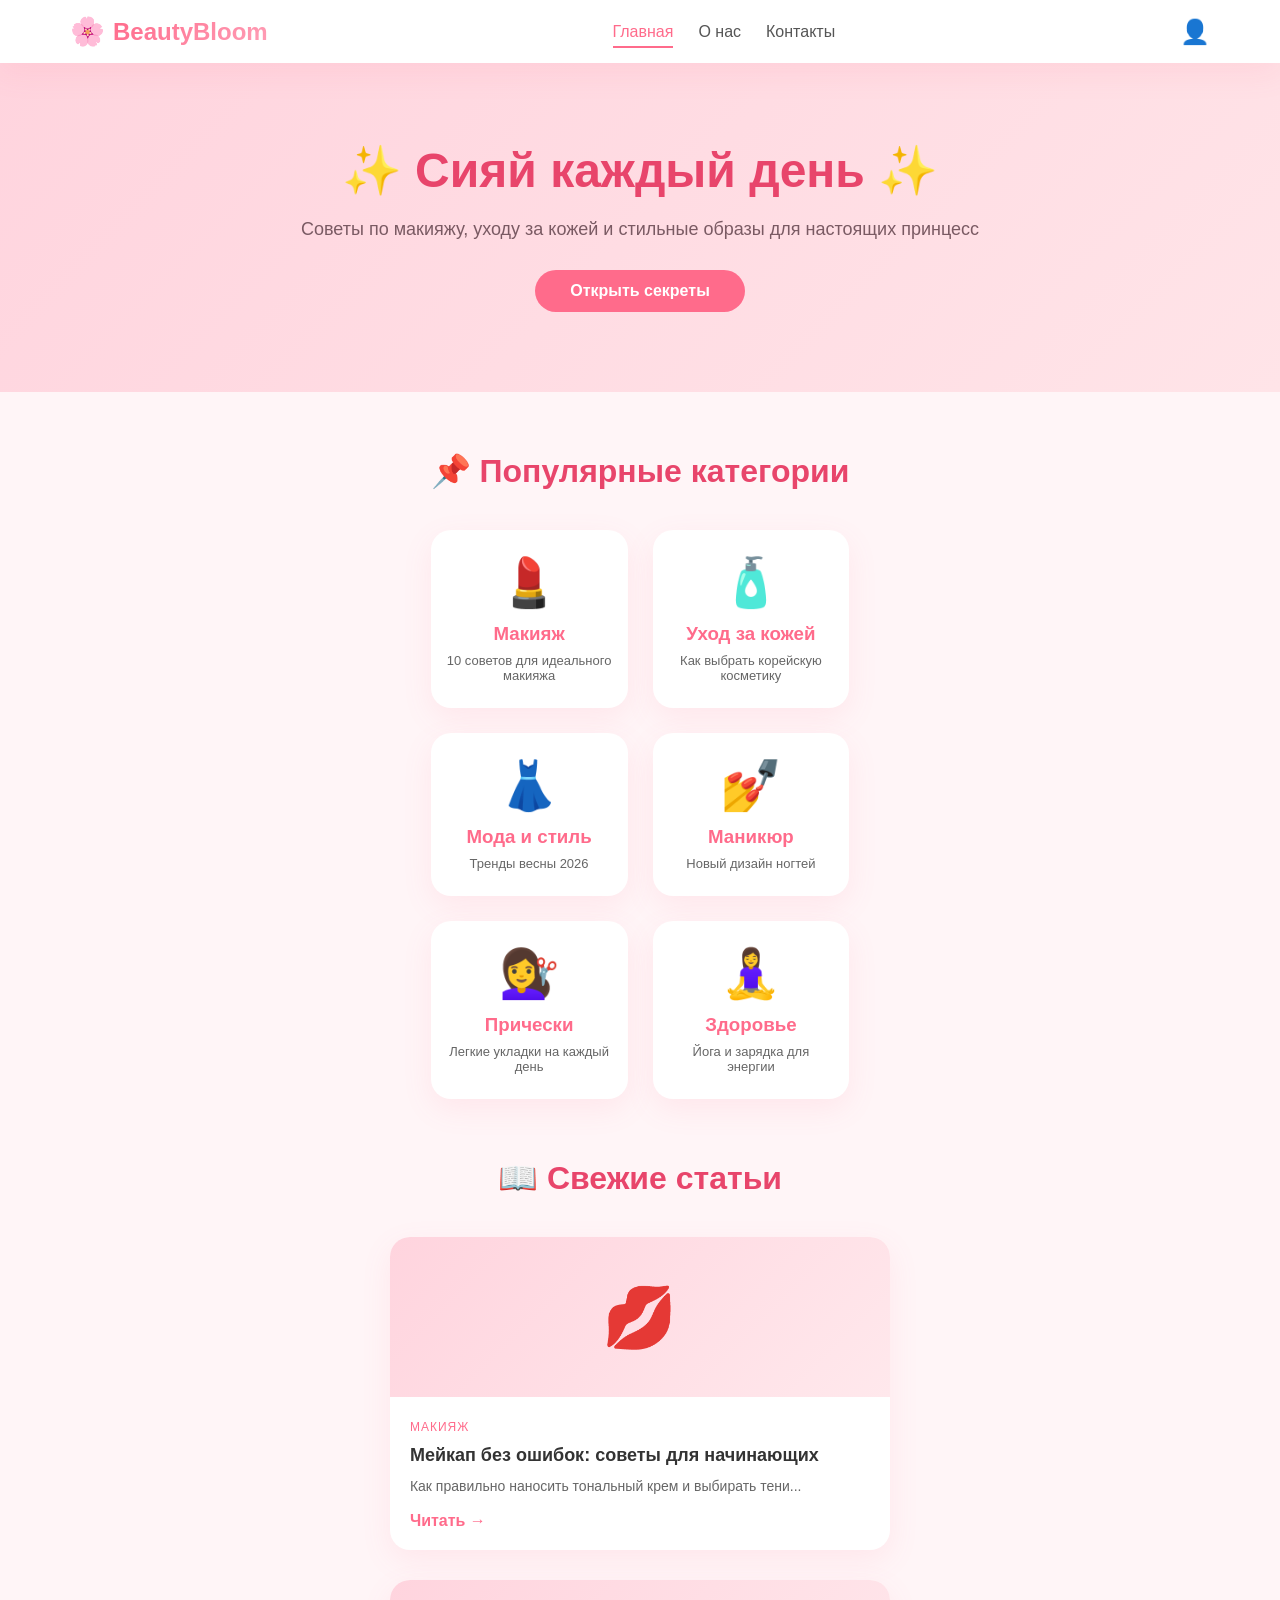
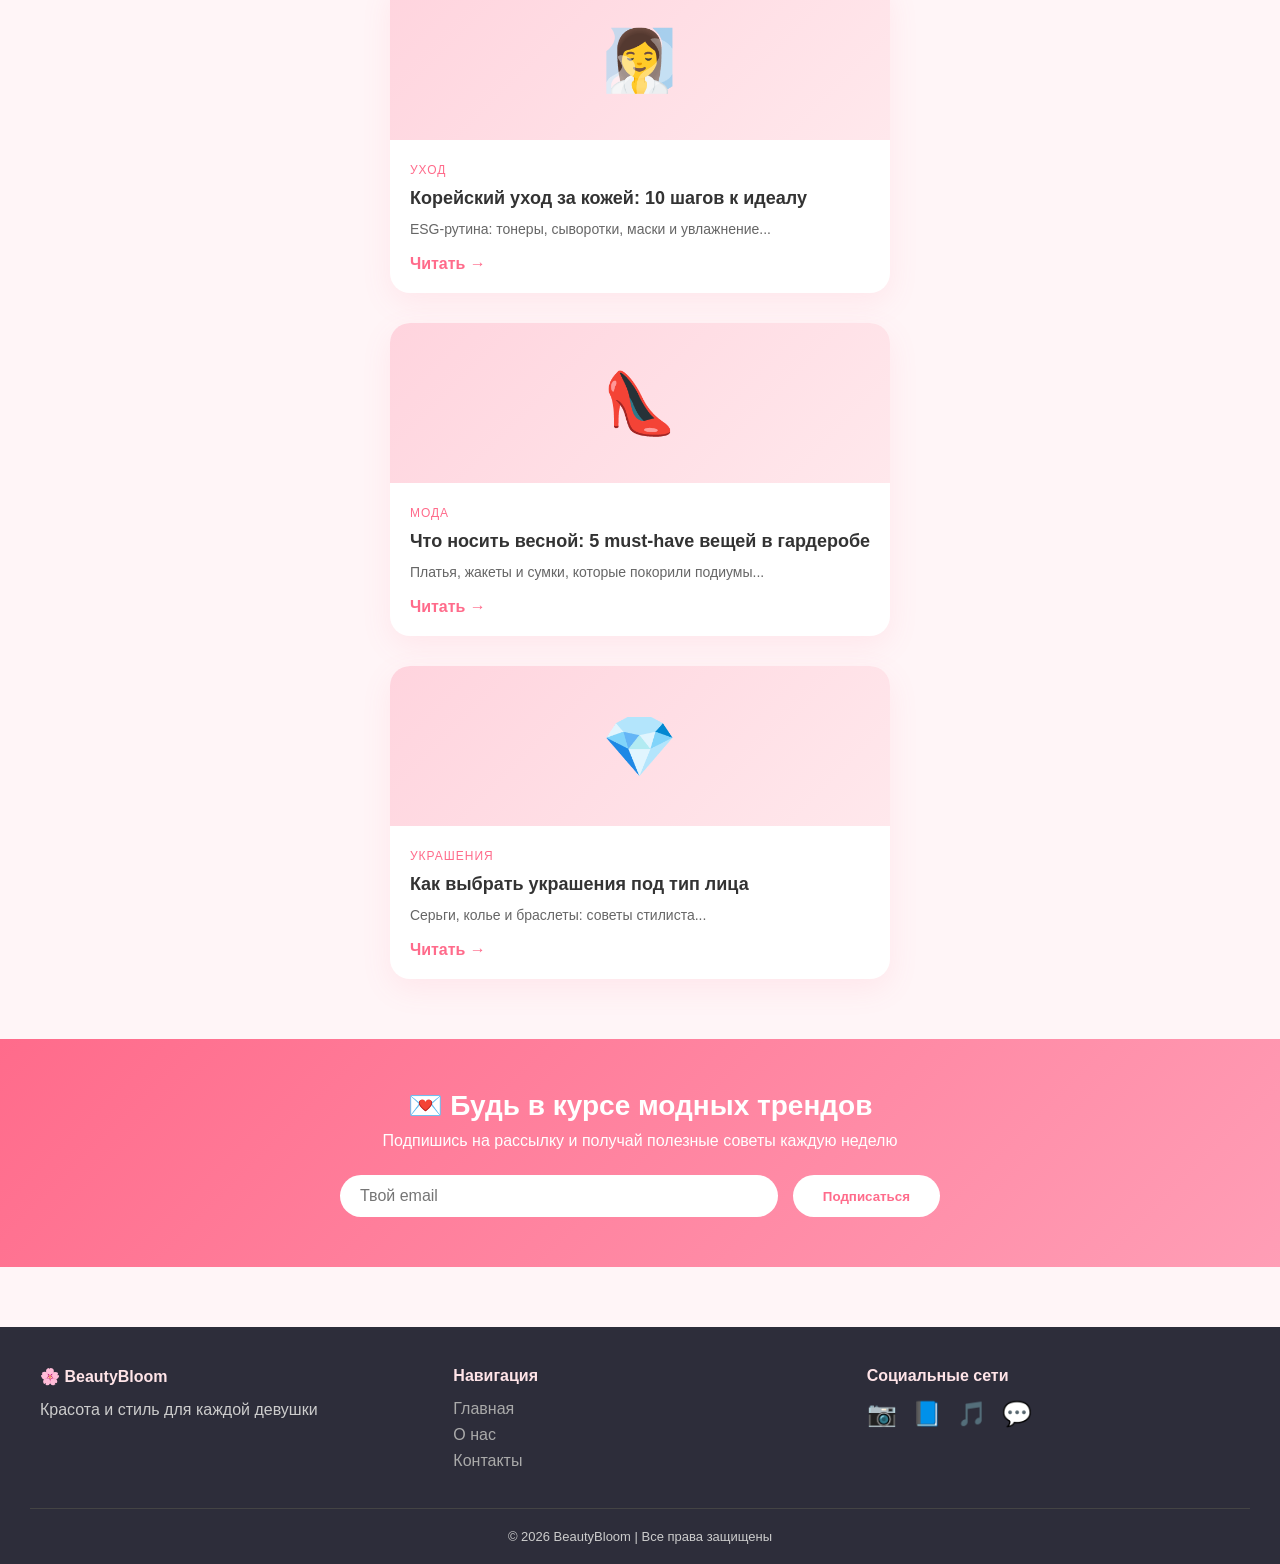
<file: index.html>
<!DOCTYPE html>
<html lang="ru">
<head>
    <meta charset="UTF-8">
    <meta name="viewport" content="width=device-width, initial-scale=1.0">
    <title>BeautyBloom - Стиль и красота</title>
    <link rel="stylesheet" href="style.css">
</head>
<body>

    <!-- HEADER -->
    <header class="header">
        <div class="header-container">
            <div class="logo">
                <span class="logo-icon">🌸</span>
                <span class="logo-text">BeautyBloom</span>
            </div>
            <nav class="nav-menu">
                <a href="index.html" class="nav-link active">Главная</a>
                <a href="about.html" class="nav-link">О нас</a>
                <a href="contact.html" class="nav-link">Контакты</a>
            </nav>
            <div class="user-icon">👤</div>
        </div>
    </header>

    <!-- HERO BANNER -->
    <section class="hero">
        <div class="hero-content">
            <h1 class="hero-title">✨ Сияй каждый день ✨</h1>
            <p class="hero-text">Советы по макияжу, уходу за кожей и стильные образы для настоящих принцесс</p>
            <button class="hero-btn" onclick="alert('Добро пожаловать в BeautyBloom! 💗')">Открыть секреты</button>
        </div>
    </section>

    <!-- ПОПУЛЯРНЫЕ КАТЕГОРИИ - GRID -->
    <section class="categories">
        <h2 class="section-title">📌 Популярные категории</h2>
        <div class="categories-grid">
            <div class="category-card">
                <div class="category-icon">💄</div>
                <h3>Макияж</h3>
                <p>10 советов для идеального макияжа</p>
            </div>
            <div class="category-card">
                <div class="category-icon">🧴</div>
                <h3>Уход за кожей</h3>
                <p>Как выбрать корейскую косметику</p>
            </div>
            <div class="category-card">
                <div class="category-icon">👗</div>
                <h3>Мода и стиль</h3>
                <p>Тренды весны 2026</p>
            </div>
            <div class="category-card">
                <div class="category-icon">💅</div>
                <h3>Маникюр</h3>
                <p>Новый дизайн ногтей</p>
            </div>
            <div class="category-card">
                <div class="category-icon">💇‍♀️</div>
                <h3>Прически</h3>
                <p>Легкие укладки на каждый день</p>
            </div>
            <div class="category-card">
                <div class="category-icon">🧘‍♀️</div>
                <h3>Здоровье</h3>
                <p>Йога и зарядка для энергии</p>
            </div>
        </div>
    </section>

    <!-- СВЕЖИЕ СТАТЬИ - GRID -->
    <section class="articles">
        <h2 class="section-title">📖 Свежие статьи</h2>
        <div class="articles-grid">
            <div class="article-card">
                <div class="article-img">💋</div>
                <div class="article-content">
                    <span class="article-category">Макияж</span>
                    <h3>Мейкап без ошибок: советы для начинающих</h3>
                    <p>Как правильно наносить тональный крем и выбирать тени...</p>
                    <a href="#" class="read-more">Читать →</a>
                </div>
            </div>
            <div class="article-card">
                <div class="article-img">🧖‍♀️</div>
                <div class="article-content">
                    <span class="article-category">Уход</span>
                    <h3>Корейский уход за кожей: 10 шагов к идеалу</h3>
                    <p>ESG-рутина: тонеры, сыворотки, маски и увлажнение...</p>
                    <a href="#" class="read-more">Читать →</a>
                </div>
            </div>
            <div class="article-card">
                <div class="article-img">👠</div>
                <div class="article-content">
                    <span class="article-category">Мода</span>
                    <h3>Что носить весной: 5 must-have вещей в гардеробе</h3>
                    <p>Платья, жакеты и сумки, которые покорили подиумы...</p>
                    <a href="#" class="read-more">Читать →</a>
                </div>
            </div>
            <div class="article-card">
                <div class="article-img">💎</div>
                <div class="article-content">
                    <span class="article-category">Украшения</span>
                    <h3>Как выбрать украшения под тип лица</h3>
                    <p>Серьги, колье и браслеты: советы стилиста...</p>
                    <a href="#" class="read-more">Читать →</a>
                </div>
            </div>
        </div>
    </section>

    <!-- НОВОСТНАЯ ПОДПИСКА -->
    <section class="newsletter">
        <div class="newsletter-content">
            <h3>💌 Будь в курсе модных трендов</h3>
            <p>Подпишись на рассылку и получай полезные советы каждую неделю</p>
            <div class="subscribe-form">
                <input type="email" placeholder="Твой email">
                <button onclick="alert('Спасибо за подписку! 💕')">Подписаться</button>
            </div>
        </div>
    </section>

    <!-- FOOTER -->
    <footer class="footer">
        <div class="footer-content">
            <div class="footer-section">
                <h4>🌸 BeautyBloom</h4>
                <p>Красота и стиль для каждой девушки</p>
            </div>
            <div class="footer-section">
                <h4>Навигация</h4>
                <a href="index.html">Главная</a>
                <a href="about.html">О нас</a>
                <a href="contact.html">Контакты</a>
            </div>
            <div class="footer-section">
                <h4>Социальные сети</h4>
                <div class="social-links">
                    <span>📷</span>
                    <span>📘</span>
                    <span>🎵</span>
                    <span>💬</span>
                </div>
            </div>
        </div>
        <p class="copyright">© 2026 BeautyBloom | Все права защищены</p>
    </footer>

</body>
</html>
</file>
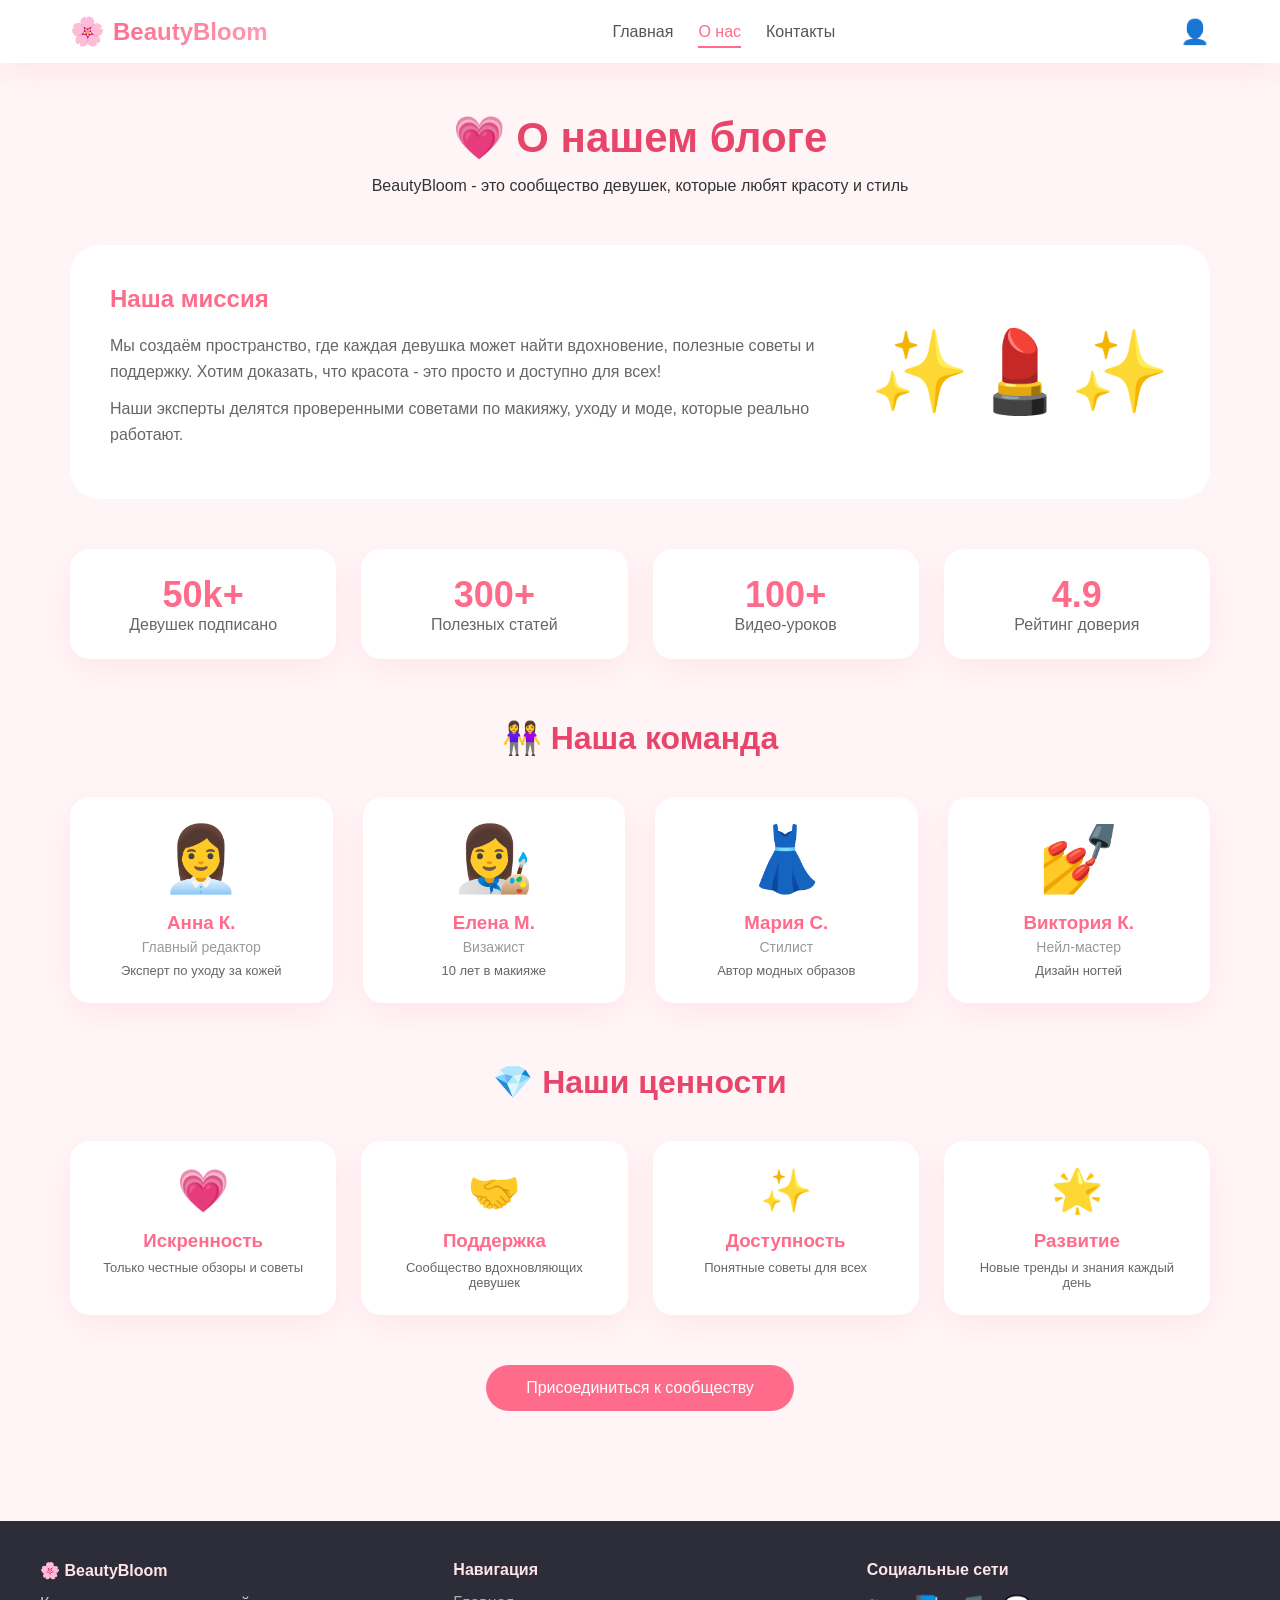
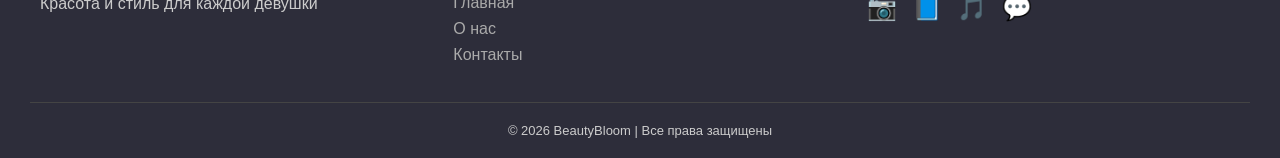
<file: about.html>
<!DOCTYPE html>
<html lang="ru">
<head>
    <meta charset="UTF-8">
    <meta name="viewport" content="width=device-width, initial-scale=1.0">
    <title>BeautyBloom - О нас</title>
    <link rel="stylesheet" href="style.css">
</head>
<body>

    <!-- HEADER -->
    <header class="header">
        <div class="header-container">
            <div class="logo">
                <span class="logo-icon">🌸</span>
                <span class="logo-text">BeautyBloom</span>
            </div>
            <nav class="nav-menu">
                <a href="index.html" class="nav-link">Главная</a>
                <a href="about.html" class="nav-link active">О нас</a>
                <a href="contact.html" class="nav-link">Контакты</a>
            </nav>
            <div class="user-icon">👤</div>
        </div>
    </header>

    <!-- КОМАНДА - GRID -->
    <main class="main">
        <div class="about-container">
            
            <div class="about-hero">
                <h1>💗 О нашем блоге</h1>
                <p>BeautyBloom - это сообщество девушек, которые любят красоту и стиль</p>
            </div>

            <!-- МИССИЯ -->
            <div class="mission-section">
                <div class="mission-text">
                    <h2>Наша миссия</h2>
                    <p>Мы создаём пространство, где каждая девушка может найти вдохновение, полезные советы и поддержку. Хотим доказать, что красота - это просто и доступно для всех!</p>
                    <p>Наши эксперты делятся проверенными советами по макияжу, уходу и моде, которые реально работают.</p>
                </div>
                <div class="mission-icon">✨💄✨</div>
            </div>

            <!-- СТАТИСТИКА - GRID -->
            <div class="stats-section">
                <div class="stat-card">
                    <span class="stat-number">50k+</span>
                    <span class="stat-label">Девушек подписано</span>
                </div>
                <div class="stat-card">
                    <span class="stat-number">300+</span>
                    <span class="stat-label">Полезных статей</span>
                </div>
                <div class="stat-card">
                    <span class="stat-number">100+</span>
                    <span class="stat-label">Видео-уроков</span>
                </div>
                <div class="stat-card">
                    <span class="stat-number">4.9</span>
                    <span class="stat-label">Рейтинг доверия</span>
                </div>
            </div>

            <!-- КОМАНДА - GRID -->
            <h2 class="section-title">👭 Наша команда</h2>
            <div class="team-grid">
                <div class="team-card">
                    <div class="team-photo">👩‍💼</div>
                    <h3 class="team-name">Анна К.</h3>
                    <p class="team-role">Главный редактор</p>
                    <p class="team-desc">Эксперт по уходу за кожей</p>
                </div>
                <div class="team-card">
                    <div class="team-photo">👩‍🎨</div>
                    <h3 class="team-name">Елена М.</h3>
                    <p class="team-role">Визажист</p>
                    <p class="team-desc">10 лет в макияже</p>
                </div>
                <div class="team-card">
                    <div class="team-photo">👗</div>
                    <h3 class="team-name">Мария С.</h3>
                    <p class="team-role">Стилист</p>
                    <p class="team-desc">Автор модных образов</p>
                </div>
                <div class="team-card">
                    <div class="team-photo">💅</div>
                    <h3 class="team-name">Виктория К.</h3>
                    <p class="team-role">Нейл-мастер</p>
                    <p class="team-desc">Дизайн ногтей</p>
                </div>
            </div>

            <!-- НАШИ ЦЕННОСТИ - GRID -->
            <h2 class="section-title">💎 Наши ценности</h2>
            <div class="values-grid">
                <div class="value-card">
                    <span class="value-icon">💗</span>
                    <h3>Искренность</h3>
                    <p>Только честные обзоры и советы</p>
                </div>
                <div class="value-card">
                    <span class="value-icon">🤝</span>
                    <h3>Поддержка</h3>
                    <p>Сообщество вдохновляющих девушек</p>
                </div>
                <div class="value-card">
                    <span class="value-icon">✨</span>
                    <h3>Доступность</h3>
                    <p>Понятные советы для всех</p>
                </div>
                <div class="value-card">
                    <span class="value-icon">🌟</span>
                    <h3>Развитие</h3>
                    <p>Новые тренды и знания каждый день</p>
                </div>
            </div>

            <button class="about-btn" onclick="alert('Спасибо, что ты с нами! 💗')">Присоединиться к сообществу</button>
        </div>
    </main>

    <!-- FOOTER -->
    <footer class="footer">
        <div class="footer-content">
            <div class="footer-section">
                <h4>🌸 BeautyBloom</h4>
                <p>Красота и стиль для каждой девушки</p>
            </div>
            <div class="footer-section">
                <h4>Навигация</h4>
                <a href="index.html">Главная</a>
                <a href="about.html">О нас</a>
                <a href="contact.html">Контакты</a>
            </div>
            <div class="footer-section">
                <h4>Социальные сети</h4>
                <div class="social-links">
                    <span>📷</span>
                    <span>📘</span>
                    <span>🎵</span>
                    <span>💬</span>
                </div>
            </div>
        </div>
        <p class="copyright">© 2026 BeautyBloom | Все права защищены</p>
    </footer>

</body>
</html>
</file>
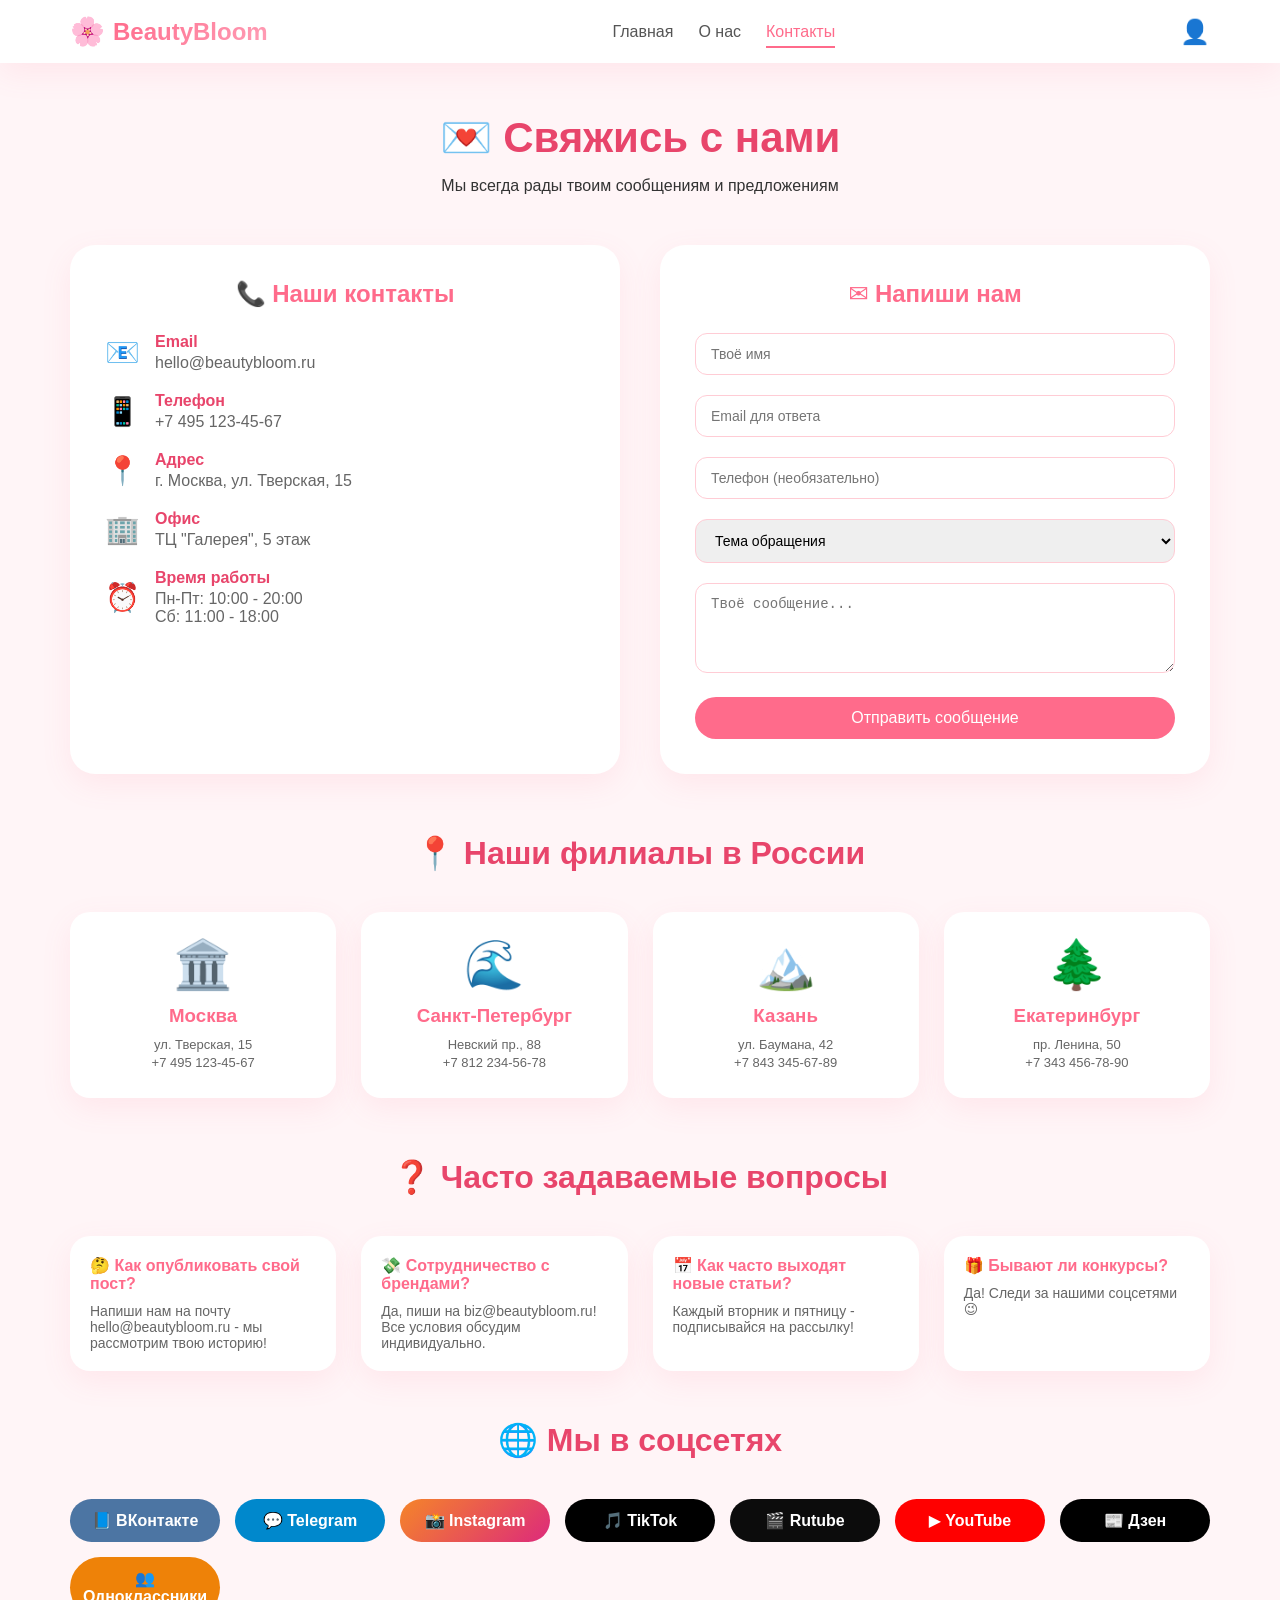
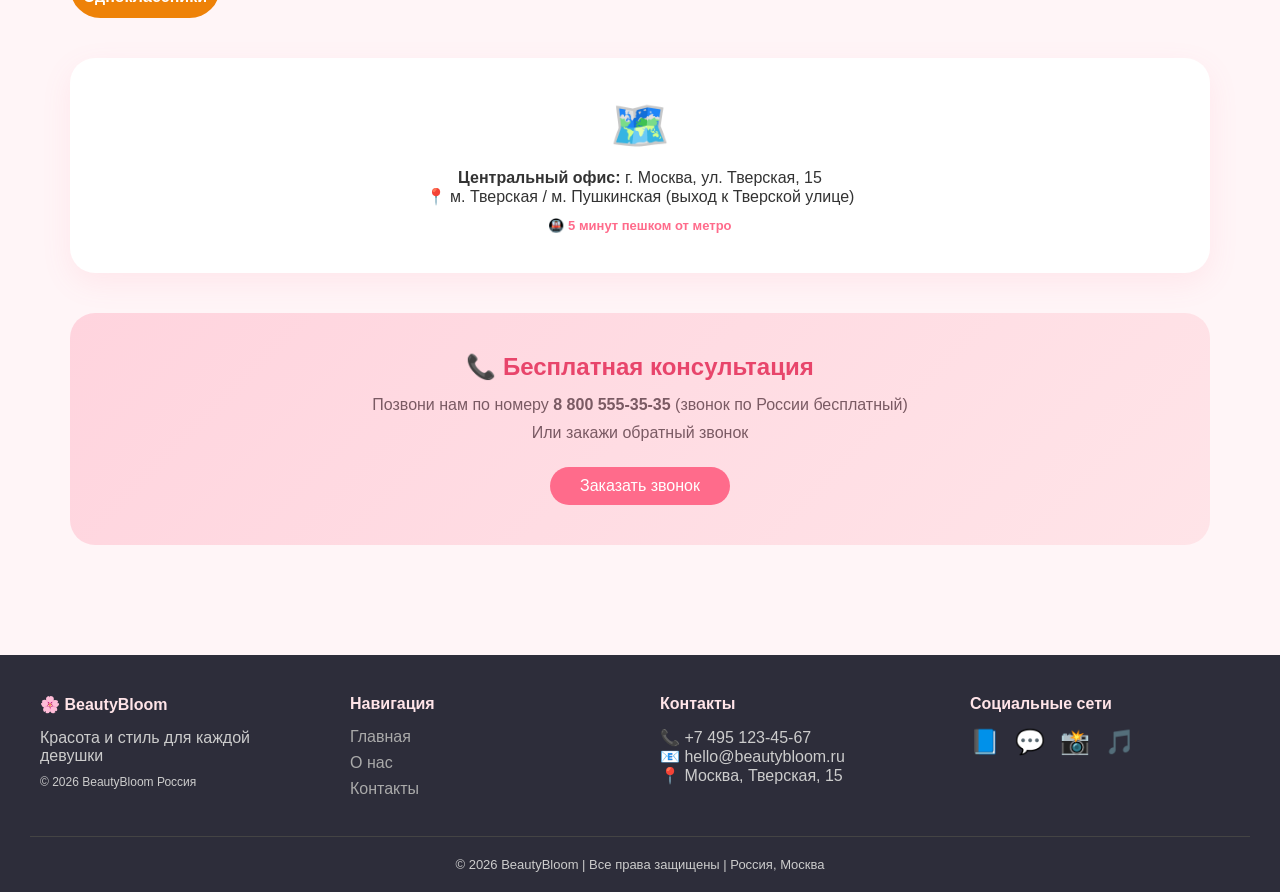
<file: contact.html>
<!DOCTYPE html>
<html lang="ru">
<head>
    <meta charset="UTF-8">
    <meta name="viewport" content="width=device-width, initial-scale=1.0">
    <title>BeautyBloom - Контакты</title>
    <link rel="stylesheet" href="style.css">
</head>
<body>

    <!-- HEADER -->
    <header class="header">
        <div class="header-container">
            <div class="logo">
                <span class="logo-icon">🌸</span>
                <span class="logo-text">BeautyBloom</span>
            </div>
            <nav class="nav-menu">
                <a href="index.html" class="nav-link">Главная</a>
                <a href="about.html" class="nav-link">О нас</a>
                <a href="contact.html" class="nav-link active">Контакты</a>
            </nav>
            <div class="user-icon">👤</div>
        </div>
    </header>

    <!-- MAIN -->
    <main class="main">
        <div class="contact-container">
            
            <div class="contact-hero">
                <h1>💌 Свяжись с нами</h1>
                <p>Мы всегда рады твоим сообщениям и предложениям</p>
            </div>

            <!-- CONTACT INFO + FORM - GRID -->
            <div class="contact-wrapper">
                
                <!-- Контактная информация (Россия) -->
                <div class="contact-info">
                    <h2>📞 Наши контакты</h2>
                    <div class="contact-details">
                        <div class="contact-item">
                            <span class="contact-emoji">📧</span>
                            <div>
                                <strong>Email</strong>
                                <p>hello@beautybloom.ru</p>
                            </div>
                        </div>
                        <div class="contact-item">
                            <span class="contact-emoji">📱</span>
                            <div>
                                <strong>Телефон</strong>
                                <p>+7 495 123-45-67</p>
                            </div>
                        </div>
                        <div class="contact-item">
                            <span class="contact-emoji">📍</span>
                            <div>
                                <strong>Адрес</strong>
                                <p>г. Москва, ул. Тверская, 15</p>
                            </div>
                        </div>
                        <div class="contact-item">
                            <span class="contact-emoji">🏢</span>
                            <div>
                                <strong>Офис</strong>
                                <p>ТЦ "Галерея", 5 этаж</p>
                            </div>
                        </div>
                        <div class="contact-item">
                            <span class="contact-emoji">⏰</span>
                            <div>
                                <strong>Время работы</strong>
                                <p>Пн-Пт: 10:00 - 20:00<br>Сб: 11:00 - 18:00</p>
                            </div>
                        </div>
                    </div>
                </div>

                <!-- Форма обратной связи -->
                <div class="contact-form">
                    <h2>✉️ Напиши нам</h2>
                    <form>
                        <div class="form-group">
                            <input type="text" placeholder="Твоё имя" required>
                        </div>
                        <div class="form-group">
                            <input type="email" placeholder="Email для ответа" required>
                        </div>
                        <div class="form-group">
                            <input type="tel" placeholder="Телефон (необязательно)">
                        </div>
                        <div class="form-group">
                            <select>
                                <option>Тема обращения</option>
                                <option>Вопрос о блоге</option>
                                <option>Сотрудничество</option>
                                <option>Реклама</option>
                                <option>Другое</option>
                            </select>
                        </div>
                        <div class="form-group">
                            <textarea rows="4" placeholder="Твоё сообщение..."></textarea>
                        </div>
                        <button type="submit" class="submit-btn" onclick="event.preventDefault(); alert('Спасибо, мы ответим тебе в ближайшее время! 💕')">Отправить сообщение</button>
                    </form>
                </div>
            </div>

            <!-- ДОПОЛНИТЕЛЬНЫЕ ФИЛИАЛЫ (Россия) - GRID -->
            <h2 class="section-title">📍 Наши филиалы в России</h2>
            <div class="branches-grid">
                <div class="branch-card">
                    <div class="branch-icon">🏛️</div>
                    <h3>Москва</h3>
                    <p>ул. Тверская, 15</p>
                    <p>+7 495 123-45-67</p>
                </div>
                <div class="branch-card">
                    <div class="branch-icon">🌊</div>
                    <h3>Санкт-Петербург</h3>
                    <p>Невский пр., 88</p>
                    <p>+7 812 234-56-78</p>
                </div>
                <div class="branch-card">
                    <div class="branch-icon">🏔️</div>
                    <h3>Казань</h3>
                    <p>ул. Баумана, 42</p>
                    <p>+7 843 345-67-89</p>
                </div>
                <div class="branch-card">
                    <div class="branch-icon">🌲</div>
                    <h3>Екатеринбург</h3>
                    <p>пр. Ленина, 50</p>
                    <p>+7 343 456-78-90</p>
                </div>
            </div>

            <!-- ЧАСТО ЗАДАВАЕМЫЕ ВОПРОСЫ - GRID -->
            <h2 class="section-title">❓ Часто задаваемые вопросы</h2>
            <div class="faq-grid">
                <div class="faq-card">
                    <div class="faq-question">🤔 Как опубликовать свой пост?</div>
                    <div class="faq-answer">Напиши нам на почту hello@beautybloom.ru - мы рассмотрим твою историю!</div>
                </div>
                <div class="faq-card">
                    <div class="faq-question">💸 Сотрудничество с брендами?</div>
                    <div class="faq-answer">Да, пиши на biz@beautybloom.ru! Все условия обсудим индивидуально.</div>
                </div>
                <div class="faq-card">
                    <div class="faq-question">📅 Как часто выходят новые статьи?</div>
                    <div class="faq-answer">Каждый вторник и пятницу - подписывайся на рассылку!</div>
                </div>
                <div class="faq-card">
                    <div class="faq-question">🎁 Бывают ли конкурсы?</div>
                    <div class="faq-answer">Да! Следи за нашими соцсетями 😉</div>
                </div>
            </div>

            <!-- СОЦИАЛЬНЫЕ СЕТИ (Российские + популярные) - GRID -->
            <h2 class="section-title">🌐 Мы в соцсетях</h2>
            <div class="social-full-grid">
                <a href="#" class="social-link vk">📘 ВКонтакте</a>
                <a href="#" class="social-link telegram">💬 Telegram</a>
                <a href="#" class="social-link instagram">📸 Instagram</a>
                <a href="#" class="social-link tiktok">🎵 TikTok</a>
                <a href="#" class="social-link rutube">🎬 Rutube</a>
                <a href="#" class="social-link youtube">▶️ YouTube</a>
                <a href="#" class="social-link dzen">📰 Дзен</a>
                <a href="#" class="social-link ok">👥 Одноклассники</a>
            </div>

            <!-- КАРТА (Москва) -->
            <div class="map-placeholder">
                <div class="map-icon">🗺️</div>
                <p><strong>Центральный офис:</strong> г. Москва, ул. Тверская, 15</p>
                <p>📍 м. Тверская / м. Пушкинская (выход к Тверской улице)</p>
                <div class="map-note">🚇 5 минут пешком от метро</div>
            </div>

            <!-- БЕСПЛАТНАЯ КОНСУЛЬТАЦИЯ -->
            <div class="consultation">
                <div class="consult-content">
                    <h3>📞 Бесплатная консультация</h3>
                    <p>Позвони нам по номеру <strong>8 800 555-35-35</strong> (звонок по России бесплатный)</p>
                    <p>Или закажи обратный звонок</p>
                    <button class="call-btn" onclick="alert('Скоро мы тебе перезвоним! 💕')">Заказать звонок</button>
                </div>
            </div>

        </div>
    </main>

    <!-- FOOTER -->
    <footer class="footer">
        <div class="footer-content">
            <div class="footer-section">
                <h4>🌸 BeautyBloom</h4>
                <p>Красота и стиль для каждой девушки</p>
                <p style="margin-top: 10px; font-size: 12px;">© 2026 BeautyBloom Россия</p>
            </div>
            <div class="footer-section">
                <h4>Навигация</h4>
                <a href="index.html">Главная</a>
                <a href="about.html">О нас</a>
                <a href="contact.html">Контакты</a>
            </div>
            <div class="footer-section">
                <h4>Контакты</h4>
                <p>📞 +7 495 123-45-67</p>
                <p>📧 hello@beautybloom.ru</p>
                <p>📍 Москва, Тверская, 15</p>
            </div>
            <div class="footer-section">
                <h4>Социальные сети</h4>
                <div class="social-links">
                    <span>📘</span>
                    <span>💬</span>
                    <span>📸</span>
                    <span>🎵</span>
                </div>
            </div>
        </div>
        <p class="copyright">© 2026 BeautyBloom | Все права защищены | Россия, Москва</p>
    </footer>

</body>
</html>
</file>
<file: style.css>
/* ============================================
   BEAUTYBLOOM - СТИЛИ ДЛЯ ДЕВУШЕК
   Розовая тема, CSS Grid верстка
   ============================================ */

* {
    margin: 0;
    padding: 0;
    box-sizing: border-box;
}

/* ---------- ПЕРЕМЕННЫЕ ---------- */
:root {
    --pink-light: #ffe4e8;
    --pink-primary: #ff6b8b;
    --pink-dark: #e8456b;
    --pink-bg: #fff5f7;
    --white: #ffffff;
    --gray-text: #666;
    --shadow: 0 10px 30px rgba(255, 107, 139, 0.1);
    --transition: 0.3s ease;
}

body {
    font-family: 'Segoe UI', 'Arial', system-ui, -apple-system, sans-serif;
    background: var(--pink-bg);
    color: #333;
    display: grid;
    grid-template-rows: auto 1fr auto;
    min-height: 100vh;
}

/* ========== HEADER ========== */
.header {
    background: var(--white);
    box-shadow: var(--shadow);
    position: sticky;
    top: 0;
    z-index: 100;
}

.header-container {
    max-width: 1200px;
    margin: 0 auto;
    padding: 15px 30px;
    display: grid;
    grid-template-columns: auto 1fr auto;
    align-items: center;
    gap: 30px;
}

.logo {
    display: flex;
    align-items: center;
    gap: 8px;
    font-size: 24px;
    font-weight: bold;
}

.logo-icon {
    font-size: 28px;
}

.logo-text {
    background: linear-gradient(135deg, var(--pink-primary), #ff9eb6);
    -webkit-background-clip: text;
    background-clip: text;
    color: transparent;
}

.nav-menu {
    display: flex;
    gap: 25px;
    justify-self: center;
}

.nav-link {
    text-decoration: none;
    color: #555;
    font-weight: 500;
    transition: var(--transition);
    padding: 5px 0;
    position: relative;
}

.nav-link:hover {
    color: var(--pink-primary);
}

.nav-link.active {
    color: var(--pink-primary);
}

.nav-link.active::after {
    content: '';
    position: absolute;
    bottom: -2px;
    left: 0;
    width: 100%;
    height: 2px;
    background: var(--pink-primary);
}

.user-icon {
    font-size: 24px;
    cursor: pointer;
    justify-self: end;
}

/* ========== HERO СЕКЦИЯ ========== */
.hero {
    background: linear-gradient(135deg, #ffd4de, #ffe4e8);
    padding: 80px 30px;
    text-align: center;
}

.hero-content {
    max-width: 700px;
    margin: 0 auto;
}

.hero-title {
    font-size: 48px;
    margin-bottom: 20px;
    color: var(--pink-dark);
}

.hero-text {
    font-size: 18px;
    color: #7a5a63;
    margin-bottom: 30px;
}

.hero-btn {
    background: var(--pink-primary);
    color: white;
    border: none;
    padding: 12px 35px;
    font-size: 16px;
    border-radius: 40px;
    cursor: pointer;
    transition: var(--transition);
    font-weight: bold;
}

.hero-btn:hover {
    background: var(--pink-dark);
    transform: scale(1.05);
    box-shadow: 0 5px 20px rgba(255, 107, 139, 0.4);
}

/* ========== СЕКЦИЯ КАТЕГОРИЙ - GRID ========== */
.section-title {
    text-align: center;
    font-size: 32px;
    margin-bottom: 40px;
    color: var(--pink-dark);
}

.categories {
    padding: 60px 30px;
    max-width: 1200px;
    margin: 0 auto;
}

.categories-grid {
    display: grid;
    grid-template-columns: repeat(auto-fit, minmax(160px, 1fr));
    gap: 25px;
}

.category-card {
    background: var(--white);
    padding: 25px 15px;
    text-align: center;
    border-radius: 20px;
    transition: var(--transition);
    box-shadow: var(--shadow);
    cursor: pointer;
}

.category-card:hover {
    transform: translateY(-8px);
    box-shadow: 0 15px 35px rgba(255, 107, 139, 0.2);
}

.category-icon {
    font-size: 48px;
    margin-bottom: 12px;
}

.category-card h3 {
    color: var(--pink-primary);
    margin-bottom: 8px;
}

.category-card p {
    font-size: 13px;
    color: var(--gray-text);
}

/* ========== СТАТЬИ - GRID ========== */
.articles {
    padding: 0 30px 60px;
    max-width: 1200px;
    margin: 0 auto;
}

.articles-grid {
    display: grid;
    grid-template-columns: repeat(auto-fit, minmax(260px, 1fr));
    gap: 30px;
}

.article-card {
    background: var(--white);
    border-radius: 20px;
    overflow: hidden;
    transition: var(--transition);
    box-shadow: var(--shadow);
}

.article-card:hover {
    transform: translateY(-5px);
    box-shadow: 0 15px 35px rgba(0,0,0,0.1);
}

.article-img {
    height: 160px;
    background: linear-gradient(135deg, #ffd4de, #ffe8ec);
    display: flex;
    align-items: center;
    justify-content: center;
    font-size: 60px;
}

.article-content {
    padding: 20px;
}

.article-category {
    color: var(--pink-primary);
    font-size: 12px;
    text-transform: uppercase;
    letter-spacing: 1px;
}

.article-content h3 {
    margin: 10px 0;
    font-size: 18px;
}

.article-content p {
    color: var(--gray-text);
    font-size: 14px;
    line-height: 1.5;
}

.read-more {
    display: inline-block;
    margin-top: 15px;
    color: var(--pink-primary);
    text-decoration: none;
    font-weight: bold;
}

.read-more:hover {
    text-decoration: underline;
}

/* ========== НОВОСТНАЯ ПОДПИСКА ========== */
.newsletter {
    background: linear-gradient(135deg, var(--pink-primary), #ff9eb6);
    padding: 50px 30px;
    text-align: center;
    color: white;
}

.newsletter-content {
    max-width: 600px;
    margin: 0 auto;
}

.newsletter h3 {
    font-size: 28px;
    margin-bottom: 10px;
}

.subscribe-form {
    display: flex;
    gap: 15px;
    margin-top: 25px;
    flex-wrap: wrap;
    justify-content: center;
}

.subscribe-form input {
    flex: 1;
    min-width: 250px;
    padding: 12px 20px;
    border: none;
    border-radius: 40px;
    font-size: 16px;
}

.subscribe-form button {
    background: white;
    color: var(--pink-primary);
    border: none;
    padding: 12px 30px;
    border-radius: 40px;
    cursor: pointer;
    font-weight: bold;
    transition: var(--transition);
}

.subscribe-form button:hover {
    transform: scale(1.05);
}

/* ========== СТРАНИЦА "О НАС" ========== */
.about-container {
    max-width: 1200px;
    margin: 0 auto;
    padding: 50px 30px;
}

.about-hero {
    text-align: center;
    margin-bottom: 50px;
}

.about-hero h1 {
    font-size: 42px;
    color: var(--pink-dark);
    margin-bottom: 15px;
}

.mission-section {
    display: grid;
    grid-template-columns: 1fr auto;
    gap: 40px;
    background: var(--white);
    padding: 40px;
    border-radius: 30px;
    margin-bottom: 50px;
    align-items: center;
}

.mission-text h2 {
    color: var(--pink-primary);
    margin-bottom: 20px;
}

.mission-text p {
    line-height: 1.6;
    color: var(--gray-text);
    margin-bottom: 12px;
}

.mission-icon {
    font-size: 80px;
}

/* Статистика - GRID */
.stats-section {
    display: grid;
    grid-template-columns: repeat(auto-fit, minmax(200px, 1fr));
    gap: 25px;
    margin-bottom: 60px;
}

.stat-card {
    background: var(--white);
    padding: 25px;
    text-align: center;
    border-radius: 20px;
    box-shadow: var(--shadow);
}

.stat-number {
    font-size: 36px;
    font-weight: bold;
    color: var(--pink-primary);
    display: block;
}

.stat-label {
    color: var(--gray-text);
    margin-top: 8px;
}

/* Команда - GRID */
.team-grid {
    display: grid;
    grid-template-columns: repeat(auto-fit, minmax(220px, 1fr));
    gap: 30px;
    margin-bottom: 60px;
}

.team-card {
    background: var(--white);
    padding: 25px;
    text-align: center;
    border-radius: 20px;
    box-shadow: var(--shadow);
}

.team-photo {
    font-size: 64px;
    margin-bottom: 15px;
}

.team-name {
    color: var(--pink-primary);
    margin-bottom: 5px;
}

.team-role {
    color: #999;
    font-size: 14px;
    margin-bottom: 8px;
}

.team-desc {
    font-size: 13px;
    color: var(--gray-text);
}

/* Ценности - GRID */
.values-grid {
    display: grid;
    grid-template-columns: repeat(auto-fit, minmax(200px, 1fr));
    gap: 25px;
    margin-bottom: 50px;
}

.value-card {
    background: var(--white);
    padding: 25px;
    text-align: center;
    border-radius: 20px;
    box-shadow: var(--shadow);
}

.value-icon {
    font-size: 42px;
    display: block;
    margin-bottom: 15px;
}

.value-card h3 {
    color: var(--pink-primary);
    margin-bottom: 8px;
}

.value-card p {
    font-size: 13px;
    color: var(--gray-text);
}

.about-btn {
    display: block;
    margin: 0 auto;
    background: var(--pink-primary);
    color: white;
    border: none;
    padding: 14px 40px;
    font-size: 16px;
    border-radius: 40px;
    cursor: pointer;
    transition: var(--transition);
}

.about-btn:hover {
    background: var(--pink-dark);
    transform: scale(1.05);
}

/* ========== СТРАНИЦА "КОНТАКТЫ" ========== */
.contact-container {
    max-width: 1200px;
    margin: 0 auto;
    padding: 50px 30px;
}

.contact-hero {
    text-align: center;
    margin-bottom: 50px;
}

.contact-hero h1 {
    font-size: 42px;
    color: var(--pink-dark);
    margin-bottom: 15px;
}

.contact-wrapper {
    display: grid;
    grid-template-columns: 1fr 1fr;
    gap: 40px;
    margin-bottom: 60px;
}

.contact-info, .contact-form {
    background: var(--white);
    padding: 35px;
    border-radius: 25px;
    box-shadow: var(--shadow);
}

.contact-info h2, .contact-form h2 {
    color: var(--pink-primary);
    margin-bottom: 25px;
    text-align: center;
}

.contact-details {
    display: flex;
    flex-direction: column;
    gap: 20px;
}

.contact-item {
    display: flex;
    align-items: center;
    gap: 15px;
}

.contact-emoji {
    font-size: 28px;
}

.contact-item strong {
    color: var(--pink-dark);
}

.contact-item p {
    color: var(--gray-text);
    margin-top: 3px;
}

/* Форма */
.form-group {
    margin-bottom: 20px;
}

.form-group input, 
.form-group select, 
.form-group textarea {
    width: 100%;
    padding: 12px 15px;
    border: 1px solid #ffccd5;
    border-radius: 12px;
    font-size: 14px;
    transition: var(--transition);
}

.form-group input:focus,
.form-group select:focus,
.form-group textarea:focus {
    outline: none;
    border-color: var(--pink-primary);
    box-shadow: 0 0 0 3px rgba(255, 107, 139, 0.1);
}

.submit-btn {
    width: 100%;
    background: var(--pink-primary);
    color: white;
    border: none;
    padding: 12px;
    border-radius: 40px;
    font-size: 16px;
    cursor: pointer;
    transition: var(--transition);
}

.submit-btn:hover {
    background: var(--pink-dark);
}

/* FAQ - GRID */
.faq-grid {
    display: grid;
    grid-template-columns: repeat(auto-fit, minmax(250px, 1fr));
    gap: 25px;
    margin-bottom: 50px;
}

.faq-card {
    background: var(--white);
    padding: 20px;
    border-radius: 20px;
    box-shadow: var(--shadow);
}

.faq-question {
    font-weight: bold;
    color: var(--pink-primary);
    margin-bottom: 10px;
}

.faq-answer {
    color: var(--gray-text);
    font-size: 14px;
}

/* Социальные сети - GRID */
.social-full-grid {
    display: grid;
    grid-template-columns: repeat(auto-fit, minmax(140px, 1fr));
    gap: 15px;
    margin-bottom: 40px;
}

.social-link {
    text-align: center;
    padding: 12px;
    border-radius: 40px;
    text-decoration: none;
    font-weight: bold;
    transition: var(--transition);
}

.social-link.instagram {
    background: linear-gradient(135deg, #f58529, #dd2a7b);
    color: white;
}

.social-link.telegram {
    background: #0088cc;
    color: white;
}

.social-link.tiktok {
    background: #000000;
    color: white;
}

.social-link.vk {
    background: #4c75a3;
    color: white;
}

.social-link.youtube {
    background: #ff0000;
    color: white;
}

.social-link.pinterest {
    background: #bd081c;
    color: white;
}

.social-link:hover {
    transform: translateY(-3px);
    filter: brightness(1.05);
}

/* Карта */
.map-placeholder {
    background: var(--white);
    padding: 40px;
    text-align: center;
    border-radius: 25px;
    box-shadow: var(--shadow);
}

.map-icon {
    font-size: 48px;
    margin-bottom: 15px;
}

/* ========== FOOTER ========== */
.footer {
    background: #2d2d3a;
    color: #ccc;
    padding: 40px 30px 20px;
    margin-top: 60px;
}

.footer-content {
    max-width: 1200px;
    margin: 0 auto;
    display: grid;
    grid-template-columns: repeat(auto-fit, minmax(200px, 1fr));
    gap: 40px;
    margin-bottom: 30px;
}

.footer-section h4 {
    color: var(--pink-light);
    margin-bottom: 15px;
}

.footer-section a {
    display: block;
    color: #aaa;
    text-decoration: none;
    margin-bottom: 8px;
    transition: var(--transition);
}

.footer-section a:hover {
    color: var(--pink-primary);
}

.social-links {
    display: flex;
    gap: 15px;
    font-size: 24px;
    cursor: pointer;
}

.copyright {
    text-align: center;
    padding-top: 20px;
    border-top: 1px solid #444;
    font-size: 13px;
}

/* ========== АДАПТИВНОСТЬ ========== */
@media (max-width: 768px) {
    .header-container {
        grid-template-columns: 1fr;
        text-align: center;
        gap: 15px;
    }
    
    .nav-menu {
        justify-self: center;
        flex-wrap: wrap;
        gap: 15px;
    }
    
    .user-icon {
        justify-self: center;
    }
    
    .hero-title {
        font-size: 32px;
    }
    
    .contact-wrapper {
        grid-template-columns: 1fr;
    }
    
    .mission-section {
        grid-template-columns: 1fr;
        text-align: center;
    }
    
    .section-title {
        font-size: 24px;
    }
}

@media (max-width: 480px) {
    .categories-grid, 
    .articles-grid, 
    .team-grid,
    .values-grid,
    .faq-grid {
        grid-template-columns: 1fr;
    }
    
    .stats-section {
        grid-template-columns: 1fr;
    }
    
    .footer-content {
        grid-template-columns: 1fr;
        text-align: center;
    }
    
    .social-links {
        justify-content: center;
    }
}
/* ========== ФИЛИАЛЫ - GRID (для contact.html) ========== */
.branches-grid {
    display: grid;
    grid-template-columns: repeat(auto-fit, minmax(200px, 1fr));
    gap: 25px;
    margin-bottom: 60px;
}

.branch-card {
    background: var(--white);
    padding: 25px 15px;
    text-align: center;
    border-radius: 20px;
    box-shadow: var(--shadow);
    transition: var(--transition);
}

.branch-card:hover {
    transform: translateY(-5px);
    box-shadow: 0 15px 35px rgba(255, 107, 139, 0.2);
}

.branch-icon {
    font-size: 48px;
    margin-bottom: 12px;
}

.branch-card h3 {
    color: var(--pink-primary);
    margin-bottom: 10px;
}

.branch-card p {
    color: var(--gray-text);
    font-size: 13px;
    margin: 3px 0;
}

/* ========== РОССИЙСКИЕ СОЦСЕТИ ========== */
.social-link.rutube {
    background: #0c0c0c;
    color: white;
}

.social-link.dzen {
    background: #000000;
    color: white;
}

.social-link.ok {
    background: #ee8208;
    color: white;
}

/* ========== КОНСУЛЬТАЦИЯ ========== */
.consultation {
    background: linear-gradient(135deg, #ffd4de, #ffe4e8);
    border-radius: 25px;
    padding: 40px;
    margin-top: 40px;
    text-align: center;
}

.consult-content h3 {
    font-size: 24px;
    color: var(--pink-dark);
    margin-bottom: 15px;
}

.consult-content p {
    margin-bottom: 10px;
    color: #7a5a63;
}

.call-btn {
    background: var(--pink-primary);
    color: white;
    border: none;
    padding: 10px 30px;
    border-radius: 40px;
    font-size: 16px;
    cursor: pointer;
    margin-top: 15px;
    transition: var(--transition);
}

.call-btn:hover {
    background: var(--pink-dark);
    transform: scale(1.05);
}

/* ========== КАРТА - УЛУЧШЕННАЯ ========== */
.map-note {
    margin-top: 12px;
    font-size: 13px;
    color: var(--pink-primary);
    font-weight: bold;
}

/* ========== ФОРМА - ТЕЛЕФОН ========== */
.form-group input[type="tel"] {
    width: 100%;
    padding: 12px 15px;
    border: 1px solid #ffccd5;
    border-radius: 12px;
    font-size: 14px;
}
</file>
